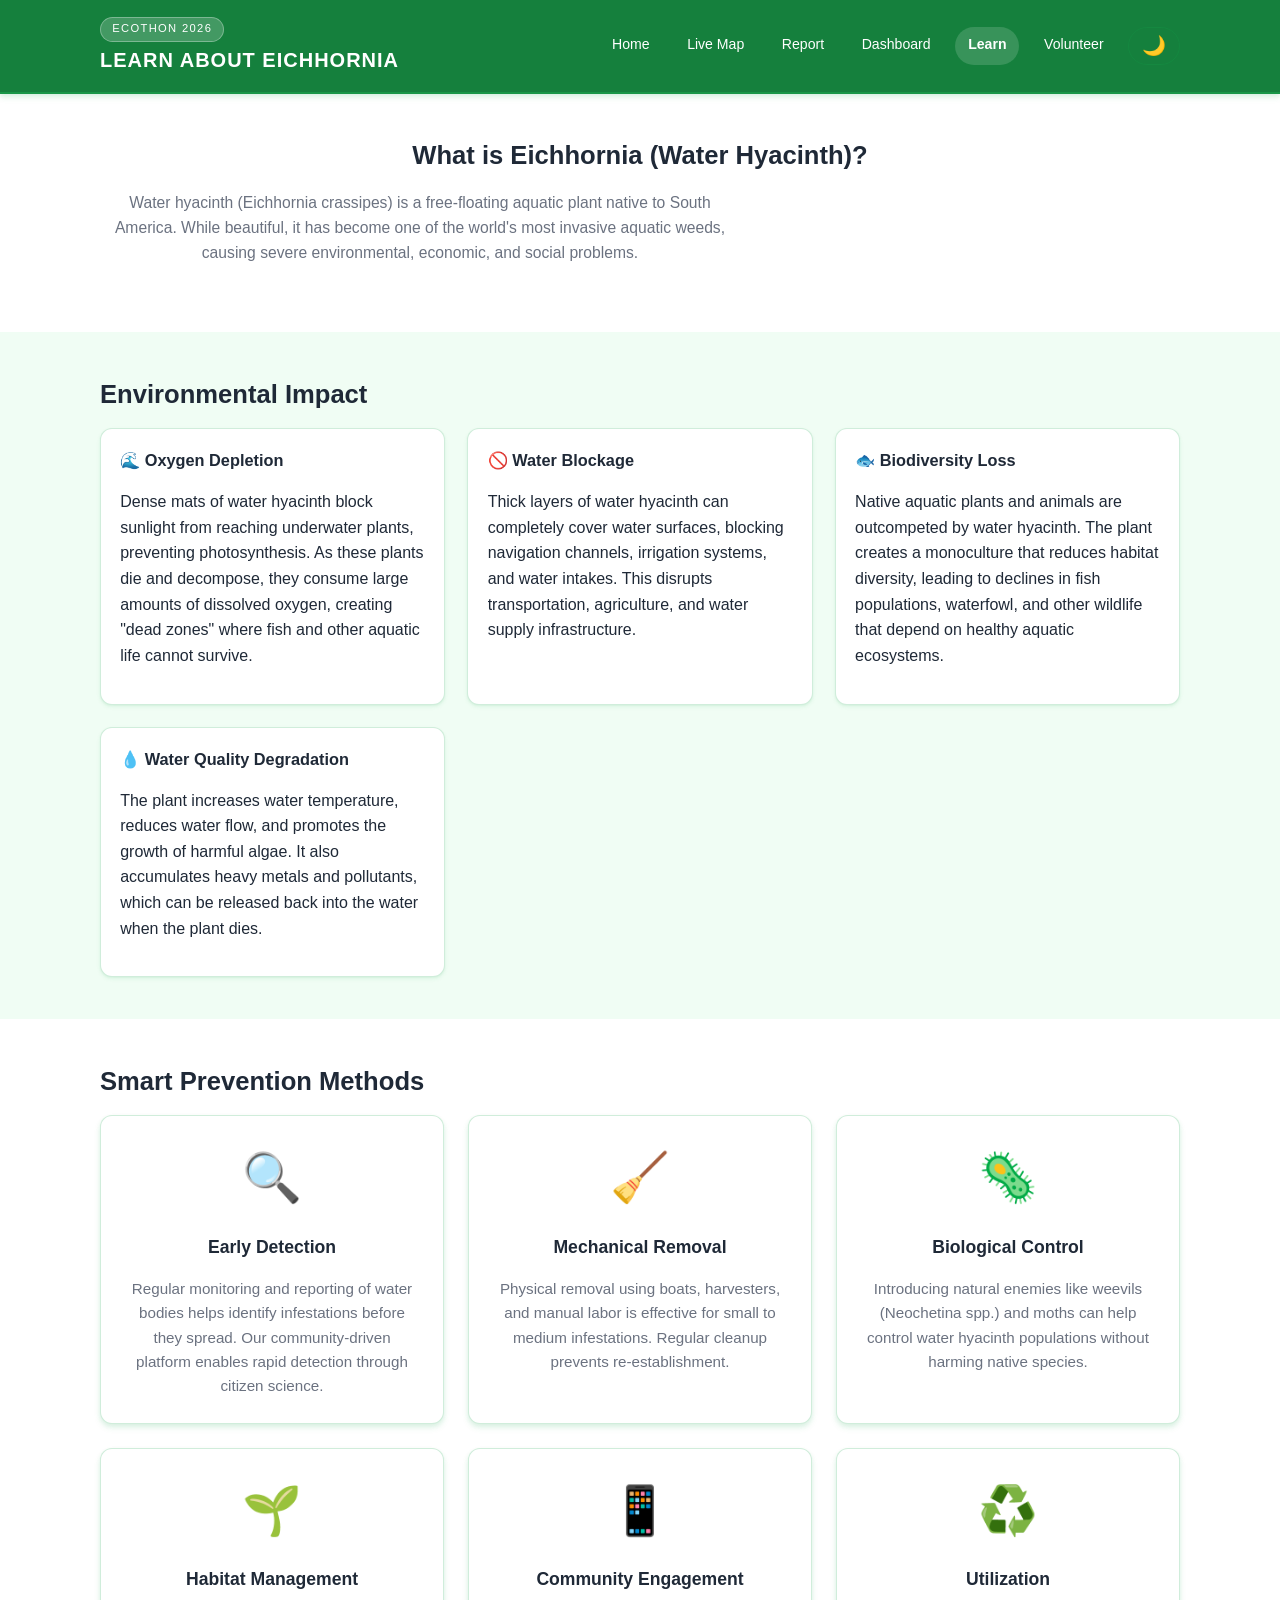
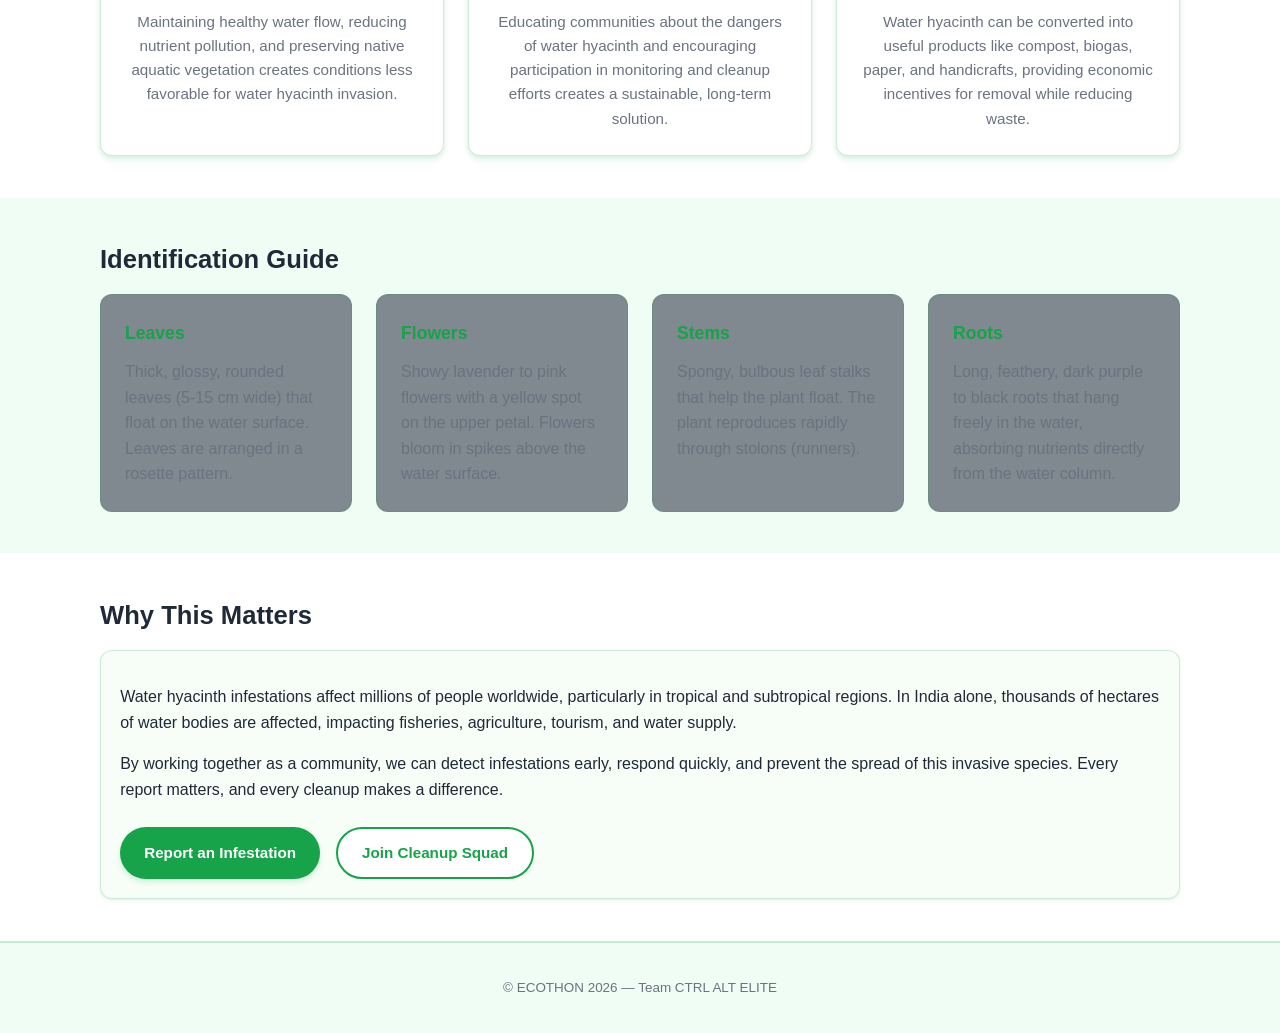
<file: education.html>
<!DOCTYPE html>
<html lang="en">
  <head>
    <meta charset="UTF-8" />
    <meta name="viewport" content="width=device-width, initial-scale=1.0" />
    <title>Learn About Eichhornia | ECOTHON 2026</title>
    <link rel="stylesheet" href="styles.css" />
    <link rel="stylesheet" href="education.css" />
  </head>
  <body>
    <header class="site-header">
      <div class="container header-inner">
        <div class="branding">
          <span class="badge">ECOTHON 2026</span>
          <h1>Learn About Eichhornia</h1>
        </div>
        <nav class="nav">
          <a href="index.html">Home</a>
          <a href="map.html">Live Map</a>
          <a href="report.html">Report</a>
          <a href="dashboard.html">Dashboard</a>
          <a href="education.html" class="active">Learn</a>
          <a href="volunteers.html">Volunteer</a>
          <button class="theme-toggle" aria-label="Toggle dark mode">🌙</button>
        </nav>
      </div>
    </header>

    <main>
      <section class="section hero-education">
        <div class="container">
          <h2>What is Eichhornia (Water Hyacinth)?</h2>
          <p class="section-intro">
            Water hyacinth (Eichhornia crassipes) is a free-floating aquatic
            plant native to South America. While beautiful, it has become one of
            the world's most invasive aquatic weeds, causing severe
            environmental, economic, and social problems.
          </p>
        </div>
      </section>

      <section class="section section-alt">
        <div class="container">
          <h2>Environmental Impact</h2>
          <div class="grid two-col">
            <article class="card impact-card">
              <h3>🌊 Oxygen Depletion</h3>
              <p>
                Dense mats of water hyacinth block sunlight from reaching
                underwater plants, preventing photosynthesis. As these plants die
                and decompose, they consume large amounts of dissolved oxygen,
                creating "dead zones" where fish and other aquatic life cannot
                survive.
              </p>
            </article>

            <article class="card impact-card">
              <h3>🚫 Water Blockage</h3>
              <p>
                Thick layers of water hyacinth can completely cover water
                surfaces, blocking navigation channels, irrigation systems, and
                water intakes. This disrupts transportation, agriculture, and
                water supply infrastructure.
              </p>
            </article>

            <article class="card impact-card">
              <h3>🐟 Biodiversity Loss</h3>
              <p>
                Native aquatic plants and animals are outcompeted by water
                hyacinth. The plant creates a monoculture that reduces habitat
                diversity, leading to declines in fish populations, waterfowl,
                and other wildlife that depend on healthy aquatic ecosystems.
              </p>
            </article>

            <article class="card impact-card">
              <h3>💧 Water Quality Degradation</h3>
              <p>
                The plant increases water temperature, reduces water flow, and
                promotes the growth of harmful algae. It also accumulates heavy
                metals and pollutants, which can be released back into the
                water when the plant dies.
              </p>
            </article>
          </div>
        </div>
      </section>

      <section class="section">
        <div class="container">
          <h2>Smart Prevention Methods</h2>
          <div class="prevention-grid">
            <div class="prevention-card">
              <div class="prevention-icon">🔍</div>
              <h3>Early Detection</h3>
              <p>
                Regular monitoring and reporting of water bodies helps identify
                infestations before they spread. Our community-driven platform
                enables rapid detection through citizen science.
              </p>
            </div>

            <div class="prevention-card">
              <div class="prevention-icon">🧹</div>
              <h3>Mechanical Removal</h3>
              <p>
                Physical removal using boats, harvesters, and manual labor is
                effective for small to medium infestations. Regular cleanup
                prevents re-establishment.
              </p>
            </div>

            <div class="prevention-card">
              <div class="prevention-icon">🦠</div>
              <h3>Biological Control</h3>
              <p>
                Introducing natural enemies like weevils (Neochetina spp.) and
                moths can help control water hyacinth populations without
                harming native species.
              </p>
            </div>

            <div class="prevention-card">
              <div class="prevention-icon">🌱</div>
              <h3>Habitat Management</h3>
              <p>
                Maintaining healthy water flow, reducing nutrient pollution, and
                preserving native aquatic vegetation creates conditions less
                favorable for water hyacinth invasion.
              </p>
            </div>

            <div class="prevention-card">
              <div class="prevention-icon">📱</div>
              <h3>Community Engagement</h3>
              <p>
                Educating communities about the dangers of water hyacinth and
                encouraging participation in monitoring and cleanup efforts
                creates a sustainable, long-term solution.
              </p>
            </div>

            <div class="prevention-card">
              <div class="prevention-icon">♻️</div>
              <h3>Utilization</h3>
              <p>
                Water hyacinth can be converted into useful products like
                compost, biogas, paper, and handicrafts, providing economic
                incentives for removal while reducing waste.
              </p>
            </div>
          </div>
        </div>
      </section>

      <section class="section section-alt">
        <div class="container">
          <h2>Identification Guide</h2>
          <div class="identification-guide">
            <div class="guide-item">
              <h3>Leaves</h3>
              <p>
                Thick, glossy, rounded leaves (5-15 cm wide) that float on the
                water surface. Leaves are arranged in a rosette pattern.
              </p>
            </div>
            <div class="guide-item">
              <h3>Flowers</h3>
              <p>
                Showy lavender to pink flowers with a yellow spot on the upper
                petal. Flowers bloom in spikes above the water surface.
              </p>
            </div>
            <div class="guide-item">
              <h3>Stems</h3>
              <p>
                Spongy, bulbous leaf stalks that help the plant float. The
                plant reproduces rapidly through stolons (runners).
              </p>
            </div>
            <div class="guide-item">
              <h3>Roots</h3>
              <p>
                Long, feathery, dark purple to black roots that hang freely in
                the water, absorbing nutrients directly from the water column.
              </p>
            </div>
          </div>
        </div>
      </section>

      <section class="section">
        <div class="container">
          <h2>Why This Matters</h2>
          <div class="card card-soft">
            <p>
              Water hyacinth infestations affect millions of people worldwide,
              particularly in tropical and subtropical regions. In India alone,
              thousands of hectares of water bodies are affected, impacting
              fisheries, agriculture, tourism, and water supply.
            </p>
            <p>
              By working together as a community, we can detect infestations
              early, respond quickly, and prevent the spread of this invasive
              species. Every report matters, and every cleanup makes a
              difference.
            </p>
            <div class="cta-buttons">
              <a href="report.html" class="btn btn-primary">Report an Infestation</a>
              <a href="volunteers.html" class="btn btn-secondary">Join Cleanup Squad</a>
            </div>
          </div>
        </div>
      </section>
    </main>

    <footer class="site-footer">
      <div class="container footer-inner">
        <p>&copy; ECOTHON 2026 &mdash; Team CTRL ALT ELITE</p>
      </div>
    </footer>

    <script src="app.js"></script>
  </body>
</html>
</file>
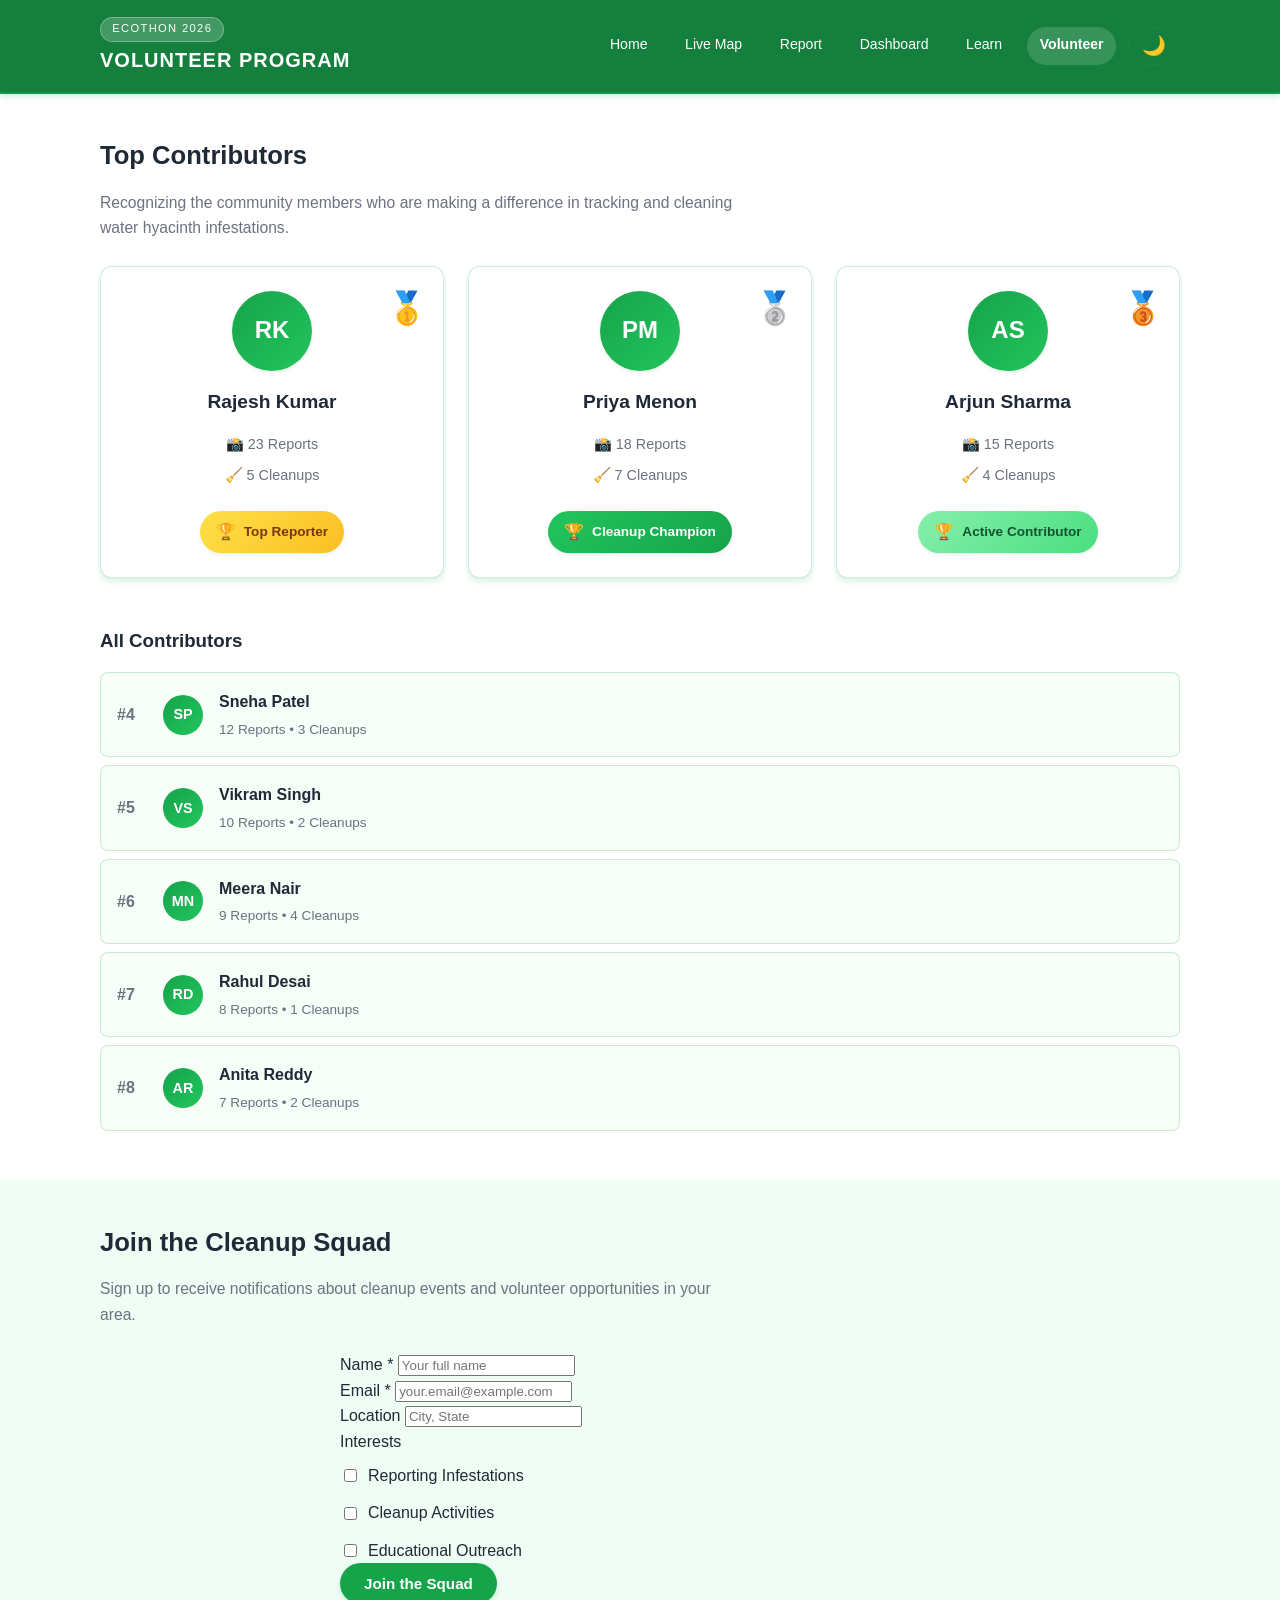
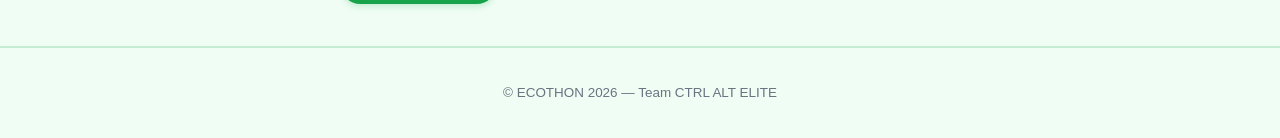
<file: volunteers.html>
<!DOCTYPE html>
<html lang="en">
  <head>
    <meta charset="UTF-8" />
    <meta name="viewport" content="width=device-width, initial-scale=1.0" />
    <title>Volunteers | ECOTHON 2026</title>
    <link rel="stylesheet" href="styles.css" />
    <link rel="stylesheet" href="volunteers.css" />
  </head>
  <body>
    <header class="site-header">
      <div class="container header-inner">
        <div class="branding">
          <span class="badge">ECOTHON 2026</span>
          <h1>Volunteer Program</h1>
        </div>
        <nav class="nav">
          <a href="index.html">Home</a>
          <a href="map.html">Live Map</a>
          <a href="report.html">Report</a>
          <a href="dashboard.html">Dashboard</a>
          <a href="education.html">Learn</a>
          <a href="volunteers.html" class="active">Volunteer</a>
          <button class="theme-toggle" aria-label="Toggle dark mode">🌙</button>
        </nav>
      </div>
    </header>

    <main>
      <section class="section">
        <div class="container">
          <h2>Top Contributors</h2>
          <p class="section-intro">
            Recognizing the community members who are making a difference in
            tracking and cleaning water hyacinth infestations.
          </p>

          <div class="contributors-grid">
            <div class="contributor-card">
              <div class="contributor-rank">🥇</div>
              <div class="contributor-avatar">RK</div>
              <h3>Rajesh Kumar</h3>
              <div class="contributor-stats">
                <span class="stat">📸 23 Reports</span>
                <span class="stat">🧹 5 Cleanups</span>
              </div>
              <div class="contributor-badge">Top Reporter</div>
            </div>

            <div class="contributor-card">
              <div class="contributor-rank">🥈</div>
              <div class="contributor-avatar">PM</div>
              <h3>Priya Menon</h3>
              <div class="contributor-stats">
                <span class="stat">📸 18 Reports</span>
                <span class="stat">🧹 7 Cleanups</span>
              </div>
              <div class="contributor-badge">Cleanup Champion</div>
            </div>

            <div class="contributor-card">
              <div class="contributor-rank">🥉</div>
              <div class="contributor-avatar">AS</div>
              <h3>Arjun Sharma</h3>
              <div class="contributor-stats">
                <span class="stat">📸 15 Reports</span>
                <span class="stat">🧹 4 Cleanups</span>
              </div>
              <div class="contributor-badge">Active Contributor</div>
            </div>
          </div>

          <div id="contributors-list" class="contributors-list">
            <!-- Will be populated by JavaScript -->
          </div>
        </div>
      </section>

      <section class="section section-alt">
        <div class="container">
          <h2>Join the Cleanup Squad</h2>
          <p class="section-intro">
            Sign up to receive notifications about cleanup events and volunteer
            opportunities in your area.
          </p>

          <div class="signup-container">
            <form id="volunteer-form" class="volunteer-form">
              <div class="form-group">
                <label for="volunteer-name">Name *</label>
                <input
                  type="text"
                  id="volunteer-name"
                  name="name"
                  required
                  placeholder="Your full name"
                />
              </div>

              <div class="form-group">
                <label for="volunteer-email">Email *</label>
                <input
                  type="email"
                  id="volunteer-email"
                  name="email"
                  required
                  placeholder="your.email@example.com"
                />
              </div>

              <div class="form-group">
                <label for="volunteer-location">Location</label>
                <input
                  type="text"
                  id="volunteer-location"
                  name="location"
                  placeholder="City, State"
                />
              </div>

              <div class="form-group">
                <label for="volunteer-interests">Interests</label>
                <div class="checkbox-group">
                  <label class="checkbox-label">
                    <input
                      type="checkbox"
                      name="interests"
                      value="reporting"
                    />
                    Reporting Infestations
                  </label>
                  <label class="checkbox-label">
                    <input
                      type="checkbox"
                      name="interests"
                      value="cleanup"
                    />
                    Cleanup Activities
                  </label>
                  <label class="checkbox-label">
                    <input
                      type="checkbox"
                      name="interests"
                      value="education"
                    />
                    Educational Outreach
                  </label>
                </div>
              </div>

              <div class="form-actions">
                <button type="submit" class="btn btn-primary">
                  Join the Squad
                </button>
              </div>

              <div id="signup-status" class="submit-status"></div>
            </form>
          </div>
        </div>
      </section>
    </main>

    <footer class="site-footer">
      <div class="container footer-inner">
        <p>&copy; ECOTHON 2026 &mdash; Team CTRL ALT ELITE</p>
      </div>
    </footer>

    <script src="app.js"></script>
    <script src="volunteers.js"></script>
  </body>
</html>
</file>
<file: styles.css>
:root {
  /* Reef Conservation - Green & White Theme */
  --bg: #ffffff; /* Pure white background */
  --bg-alt: #f0fdf4; /* Very light green for alternate backgrounds */
  --card: #ffffff; /* White cards */
  --card-soft: #f7fef7; /* Subtle light green for soft cards */
  --accent: #16a34a; /* Primary green - buttons, CTAs, links */
  --accent-hover: #15803d; /* Darker green for hover states */
  --accent-soft: rgba(22, 163, 74, 0.1); /* Light green tint */
  --accent-strong: rgba(22, 163, 74, 0.2); /* Medium green tint */
  --accent2: #22c55e; /* Lighter green for secondary accents */
  --text: #1f2937; /* Dark gray for text - high contrast */
  --muted: #6b7280; /* Medium gray for muted text */
  --border-subtle: rgba(22, 163, 74, 0.2); /* Green-tinted borders */
  --shadow-soft: 0 2px 4px rgba(22, 163, 74, 0.08), 0 1px 2px rgba(22, 163, 74, 0.06);
  --shadow-md: 0 4px 6px rgba(22, 163, 74, 0.1), 0 2px 4px rgba(22, 163, 74, 0.08);
  --radius-lg: 12px;
  --radius-pill: 999px;
  --transition-fast: 200ms cubic-bezier(0.4, 0, 0.2, 1);
  --transition-smooth: 300ms cubic-bezier(0.4, 0, 0.2, 1);
  
  /* Severity colors - Green-based theme with clear distinction */
  --severity-low: #86efac; /* Light green - healthy/minimal */
  --severity-low-bg: rgba(134, 239, 172, 0.2);
  --severity-low-text: #059669; /* Darker green for text */
  --severity-medium: #fde047; /* Yellow - caution (kept for visibility) */
  --severity-medium-bg: rgba(253, 224, 71, 0.2);
  --severity-medium-text: #d97706;
  --severity-high: #f59e0b; /* Amber - warning (warmer than orange) */
  --severity-high-bg: rgba(245, 158, 11, 0.2);
  --severity-high-text: #d97706;
  --severity-critical: #dc2626; /* Red - critical (kept for urgency) */
  --severity-critical-bg: rgba(220, 38, 38, 0.15);
  --severity-critical-text: #b91c1c;
  
  /* Header and Navigation - Darker green */
  --header-bg: #15803d; /* Dark green for headers */
  --header-text: #ffffff; /* White text on dark green */
  --nav-hover: rgba(255, 255, 255, 0.1); /* Light overlay on hover */
}

/* Dark mode - Green-tinted dark theme for reef conservation */
@media (prefers-color-scheme: dark) {
  :root {
    --bg: #0a1f0f; /* Very dark green-tinted background */
    --bg-alt: #0f2e15; /* Slightly lighter dark green */
    --card: #1a3d22; /* Dark green cards */
    --card-soft: #1f4a28; /* Softer dark green */
    --text: #f0fdf4; /* Very light green-white for text */
    --muted: #86efac; /* Light green for muted text */
    --border-subtle: rgba(34, 197, 94, 0.2);
    --shadow-soft: 0 4px 6px rgba(0, 0, 0, 0.4), 0 2px 4px rgba(0, 0, 0, 0.3);
    --shadow-md: 0 10px 15px rgba(0, 0, 0, 0.4), 0 4px 6px rgba(0, 0, 0, 0.3);
    --header-bg: #0d5d2a; /* Darker green for headers in dark mode */
  }
}

[data-theme="dark"] {
  --bg: #0a1f0f;
  --bg-alt: #0f2e15;
  --card: #1a3d22;
  --card-soft: #1f4a28;
  --text: #f0fdf4;
  --muted: #86efac;
  --border-subtle: rgba(34, 197, 94, 0.2);
  --shadow-soft: 0 4px 6px rgba(0, 0, 0, 0.4), 0 2px 4px rgba(0, 0, 0, 0.3);
  --shadow-md: 0 10px 15px rgba(0, 0, 0, 0.4), 0 4px 6px rgba(0, 0, 0, 0.3);
  --header-bg: #0d5d2a;
}

*,
*::before,
*::after {
  box-sizing: border-box;
}

html,
body {
  margin: 0;
  padding: 0;
  font-family: -apple-system, BlinkMacSystemFont, "Segoe UI", "Inter", "Roboto", sans-serif;
  background: var(--bg);
  color: var(--text);
  scroll-behavior: smooth;
  line-height: 1.6;
  min-height: 100vh;
}

/* Ensure high contrast for accessibility */
body {
  background-color: var(--bg);
  color: var(--text);
}

body {
  min-height: 100vh;
}

a {
  color: inherit;
  text-decoration: none;
}

.container {
  width: 100%;
  max-width: 1120px;
  margin: 0 auto;
  padding: 0 1.25rem;
}

.site-header {
  position: sticky;
  top: 0;
  z-index: 100;
  backdrop-filter: blur(12px);
  background: var(--header-bg);
  border-bottom: 2px solid rgba(34, 197, 94, 0.3);
  box-shadow: var(--shadow-md);
}

.site-header .branding h1,
.site-header .nav a {
  color: var(--header-text);
}

.site-header .badge {
  background: rgba(255, 255, 255, 0.2);
  border-color: rgba(255, 255, 255, 0.3);
  color: var(--header-text);
}

.site-header .subtitle {
  color: rgba(255, 255, 255, 0.9);
}

.header-inner {
  display: flex;
  align-items: center;
  justify-content: space-between;
  padding: 0.9rem 1.25rem;
  gap: 1.5rem;
}

.branding h1 {
  margin: 0.1rem 0 0.1rem;
  font-size: 1.25rem;
  letter-spacing: 0.05em;
  text-transform: uppercase;
}

.subtitle {
  margin: 0;
  font-size: 0.9rem;
  color: var(--muted);
}

.badge {
  display: inline-flex;
  align-items: center;
  gap: 0.4rem;
  padding: 0.18rem 0.7rem;
  border-radius: 999px;
  border: 1px solid rgba(148, 163, 184, 0.45);
  background: radial-gradient(circle at top left, #1e293b, #020617);
  font-size: 0.7rem;
  text-transform: uppercase;
  letter-spacing: 0.12em;
  color: var(--muted);
}

.nav {
  display: flex;
  gap: 0.75rem;
  font-size: 0.88rem;
}

.nav a {
  padding: 0.4rem 0.8rem;
  border-radius: 999px;
  color: var(--muted);
  transition: background var(--transition-fast), color var(--transition-fast),
    transform var(--transition-fast);
}

.nav a:hover {
  background: var(--nav-hover);
  color: var(--header-text);
  transform: translateY(-1px);
}

.nav a.active {
  background: rgba(255, 255, 255, 0.15);
  color: var(--header-text);
  font-weight: 600;
}

.hero {
  padding: 3.5rem 0 2.5rem;
}

.hero-grid {
  display: grid;
  grid-template-columns: minmax(0, 1.6fr) minmax(0, 1.2fr);
  gap: 2rem;
  align-items: stretch;
}

.hero-text h2 {
  margin: 0.6rem 0 1rem;
  font-size: clamp(2.1rem, 2.8vw, 2.6rem);
  line-height: 1.1;
}

.eyebrow {
  font-size: 0.78rem;
  text-transform: uppercase;
  letter-spacing: 0.16em;
  color: var(--accent);
  font-weight: 600;
}

.hero-lead {
  margin: 0 0 1.6rem;
  color: var(--muted);
  font-size: 0.98rem;
  max-width: 38rem;
}

.hero-actions {
  display: flex;
  gap: 1rem;
  margin-bottom: 1.6rem;
  flex-wrap: wrap;
}

.btn {
  display: inline-flex;
  align-items: center;
  justify-content: center;
  padding: 0.75rem 1.5rem;
  border-radius: var(--radius-pill);
  font-weight: 500;
  font-size: 0.95rem;
  transition: all var(--transition-fast);
  border: none;
  cursor: pointer;
  text-decoration: none;
}

.btn-primary {
  background: var(--accent);
  color: white;
  box-shadow: var(--shadow-md);
  font-weight: 600;
  border: none;
}

.btn-primary:hover {
  transform: translateY(-2px);
  box-shadow: 0 10px 20px rgba(22, 163, 74, 0.3);
  background: var(--accent-hover);
}

.btn-primary:active {
  transform: translateY(0);
  background: var(--accent-hover);
}

.btn-secondary {
  background: white;
  color: var(--accent);
  border: 2px solid var(--accent);
  font-weight: 600;
}

.btn-secondary:hover {
  background: var(--accent-soft);
  border-color: var(--accent-hover);
  color: var(--accent-hover);
  transform: translateY(-2px);
}

.btn-secondary:active {
  transform: translateY(0);
}

[data-theme="dark"] .btn-secondary {
  background: var(--card);
  color: var(--accent2);
  border-color: var(--accent2);
}

.hero-meta {
  display: grid;
  grid-template-columns: repeat(auto-fit, minmax(140px, 1fr));
  gap: 0.9rem;
}

.meta-item {
  padding: 0.7rem 0.9rem;
  border-radius: 0.9rem;
  border: 1px solid var(--border-subtle);
  background: var(--card-soft);
}

.meta-label {
  display: block;
  font-size: 0.7rem;
  text-transform: uppercase;
  letter-spacing: 0.15em;
  color: var(--muted);
  margin-bottom: 0.2rem;
}

.meta-value {
  font-weight: 500;
  font-size: 0.92rem;
}

.hero-card {
  border-radius: 1.25rem;
  border: 2px solid var(--accent);
  background: var(--card);
  box-shadow: var(--shadow-md);
  padding: 1.4rem 1.5rem 1.6rem;
}

.hero-card h3 {
  margin-top: 0;
  margin-bottom: 0.75rem;
  font-size: 1.05rem;
}

.hero-card ul {
  padding-left: 1.1rem;
  margin: 0.3rem 0 0;
  color: var(--muted);
  font-size: 0.95rem;
}

.hero-card li + li {
  margin-top: 0.35rem;
}

.section {
  padding: 2.6rem 0 2.6rem;
}

.section-alt {
  background: var(--bg-alt);
}

.section h2 {
  margin: 0 0 0.85rem;
  font-size: 1.6rem;
}

.section-intro {
  margin: 0 0 1.6rem;
  color: var(--muted);
  max-width: 40rem;
  font-size: 0.98rem;
}

.grid {
  display: grid;
  gap: 1.4rem;
}

.two-col {
  grid-template-columns: repeat(auto-fit, minmax(260px, 1fr));
}

.three-col {
  grid-template-columns: repeat(auto-fit, minmax(220px, 1fr));
}

.four-col {
  grid-template-columns: repeat(auto-fit, minmax(210px, 1fr));
}

.card {
  border-radius: var(--radius-lg);
  border: 1px solid var(--border-subtle);
  background: var(--card);
  padding: 1.1rem 1.2rem 1.2rem;
  box-shadow: var(--shadow-soft);
}

.card-soft {
  background: var(--card-soft);
}

.card h3 {
  margin: 0 0 0.6rem;
  font-size: 1.02rem;
}

.list {
  margin: 0;
  padding-left: 1.1rem;
  font-size: 0.95rem;
  color: var(--muted);
}

.list li + li {
  margin-top: 0.3rem;
}

.pill-row {
  display: flex;
  flex-wrap: wrap;
  gap: 0.5rem;
  margin-top: 1.6rem;
}

.pill {
  padding: 0.25rem 0.9rem;
  border-radius: var(--radius-pill);
  border: 1px solid var(--accent);
  background: var(--accent-soft);
  font-size: 0.8rem;
  color: var(--accent);
  font-weight: 500;
}

.impact-grid .impact-card {
  border: 2px solid var(--accent);
  background: var(--card-soft);
}

.impact-grid .impact-card:hover {
  border-color: var(--accent-hover);
  background: var(--accent-soft);
}

.small-note {
  margin-top: 1rem;
  font-size: 0.8rem;
  color: var(--muted);
}

.section strong {
  color: #e5e7eb;
}

.site-footer {
  border-top: 2px solid var(--border-subtle);
  background: var(--bg-alt);
  padding: 1.3rem 0;
}

.footer-inner {
  text-align: center;
  font-size: 0.84rem;
  color: var(--muted);
}

@media (max-width: 840px) {
  .header-inner {
    flex-direction: column;
    align-items: flex-start;
  }

  .nav {
    flex-wrap: wrap;
    justify-content: flex-start;
  }

  .hero-grid {
    grid-template-columns: minmax(0, 1fr);
  }

  .hero {
    padding-top: 2.6rem;
  }
}

/* Map-First Hero Section */
.map-hero {
  position: relative;
  height: 85vh;
  min-height: 600px;
  overflow: hidden;
}

.map-hero-container {
  position: relative;
  width: 100%;
  height: 100%;
}

.home-map {
  width: 100%;
  height: 100%;
  z-index: 1;
}

.map-overlay {
  position: absolute;
  top: 0;
  left: 0;
  right: 0;
  bottom: 0;
  z-index: 10;
  background: linear-gradient(to bottom, rgba(22, 163, 74, 0.3), rgba(22, 163, 74, 0.1));
  pointer-events: none;
}

.map-overlay-content {
  position: absolute;
  top: 50%;
  left: 50%;
  transform: translate(-50%, -50%);
  text-align: center;
  color: white;
  pointer-events: auto;
  max-width: 600px;
  padding: 2rem;
}

.map-overlay-content h1 {
  font-size: clamp(2rem, 5vw, 3.5rem);
  font-weight: 700;
  margin: 0 0 1rem;
  text-shadow: 0 2px 8px rgba(0, 0, 0, 0.3);
}

.map-overlay-content p {
  font-size: clamp(1rem, 2vw, 1.25rem);
  margin: 0 0 2rem;
  text-shadow: 0 1px 4px rgba(0, 0, 0, 0.3);
}

.map-stats-bar {
  position: absolute;
  bottom: 0;
  left: 0;
  right: 0;
  z-index: 20;
  background: rgba(255, 255, 255, 0.95);
  backdrop-filter: blur(12px);
  padding: 1rem 2rem;
  display: flex;
  justify-content: center;
  gap: 3rem;
  border-top: 1px solid var(--border-subtle);
}

[data-theme="dark"] .map-stats-bar {
  background: rgba(30, 41, 59, 0.95);
}

.stat-mini {
  display: flex;
  flex-direction: column;
  align-items: center;
  gap: 0.25rem;
}

.stat-mini .stat-value {
  font-size: 1.75rem;
  font-weight: 700;
  color: var(--accent);
  text-shadow: 0 1px 2px rgba(22, 163, 74, 0.2);
}

.stat-mini .stat-label {
  font-size: 0.875rem;
  color: var(--muted);
  text-transform: uppercase;
  letter-spacing: 0.05em;
}

.btn-large {
  padding: 1rem 2rem;
  font-size: 1.1rem;
  display: inline-flex;
  align-items: center;
  gap: 0.5rem;
}

.nav-cta {
  background: rgba(255, 255, 255, 0.2);
  color: white !important;
  padding: 0.5rem 1.25rem;
  border-radius: var(--radius-pill);
  font-weight: 600;
  border: 2px solid rgba(255, 255, 255, 0.3);
}

.nav-cta:hover {
  background: rgba(255, 255, 255, 0.3);
  border-color: rgba(255, 255, 255, 0.5);
  transform: translateY(-1px);
}

.theme-toggle {
  background: transparent;
  border: 1px solid var(--border-subtle);
  border-radius: var(--radius-pill);
  padding: 0.4rem 0.8rem;
  cursor: pointer;
  font-size: 1.2rem;
  transition: all var(--transition-fast);
}

.theme-toggle:hover {
  background: var(--bg-alt);
}

/* Loading Skeletons */
.skeleton {
  background: linear-gradient(90deg, var(--bg-alt) 25%, var(--card) 50%, var(--bg-alt) 75%);
  background-size: 200% 100%;
  animation: loading 1.5s ease-in-out infinite;
  border-radius: var(--radius-lg);
}

@keyframes loading {
  0% { background-position: 200% 0; }
  100% { background-position: -200% 0; }
}

/* Toast Notifications */
.toast {
  position: fixed;
  bottom: 2rem;
  right: 2rem;
  z-index: 1000;
  background: var(--card);
  border: 1px solid var(--border-subtle);
  border-radius: var(--radius-lg);
  padding: 1rem 1.5rem;
  box-shadow: var(--shadow-md);
  display: flex;
  align-items: center;
  gap: 1rem;
  animation: slideIn 0.3s ease-out;
  max-width: 400px;
}

@keyframes slideIn {
  from {
    transform: translateX(100%);
    opacity: 0;
  }
  to {
    transform: translateX(0);
    opacity: 1;
  }
}

.toast.success {
  border-left: 4px solid var(--accent);
}

.toast.error {
  border-left: 4px solid var(--severity-critical);
}

/* Mobile Bottom Navigation */
.mobile-nav {
  display: none;
  position: fixed;
  bottom: 0;
  left: 0;
  right: 0;
  z-index: 100;
  background: var(--card);
  border-top: 1px solid var(--border-subtle);
  padding: 0.75rem;
  box-shadow: 0 -4px 6px -1px rgba(0, 0, 0, 0.1);
}

.mobile-nav-item {
  display: flex;
  flex-direction: column;
  align-items: center;
  gap: 0.25rem;
  padding: 0.5rem;
  border-radius: var(--radius-lg);
  color: var(--muted);
  font-size: 0.75rem;
  text-decoration: none;
  transition: all var(--transition-fast);
}

.mobile-nav-item.active {
  color: var(--accent);
  background: var(--accent-soft);
}

.mobile-nav-item span {
  font-size: 1.25rem;
}

@media (max-width: 768px) {
  .site-header .nav {
    display: none;
  }
  
  .mobile-nav {
    display: flex;
    justify-content: space-around;
  }
  
  .map-overlay-content {
    padding: 1rem;
  }
  
  .hero-actions {
    flex-direction: column;
    width: 100%;
  }
  
  .btn-large {
    width: 100%;
    justify-content: center;
  }
  
  .map-stats-bar {
    flex-direction: column;
    gap: 1rem;
    padding: 1rem;
  }
}

@media (max-width: 600px) {
  .card {
    padding: 1rem 1rem 1.1rem;
  }

  .hero-card {
    padding: 1.1rem 1.1rem 1.2rem;
  }

  .section {
    padding: 2.2rem 0 2.2rem;
  }
  
  .map-hero {
    height: 70vh;
    min-height: 500px;
  }
}
</file>
<file: education.css>
.hero-education {
  text-align: center;
}

.prevention-grid {
  display: grid;
  grid-template-columns: repeat(auto-fit, minmax(280px, 1fr));
  gap: 1.5rem;
}

.prevention-card {
  border-radius: var(--radius-lg);
  border: 1px solid var(--border-subtle);
  background: var(--card);
  padding: 1.5rem;
  text-align: center;
  box-shadow: var(--shadow-md);
  transition: all var(--transition-smooth);
  animation: fadeInUp 0.6s ease-out backwards;
}

.prevention-card:nth-child(1) { animation-delay: 0.1s; }
.prevention-card:nth-child(2) { animation-delay: 0.2s; }
.prevention-card:nth-child(3) { animation-delay: 0.3s; }
.prevention-card:nth-child(4) { animation-delay: 0.4s; }
.prevention-card:nth-child(5) { animation-delay: 0.5s; }
.prevention-card:nth-child(6) { animation-delay: 0.6s; }

.prevention-card:hover {
  transform: translateY(-4px);
  box-shadow: var(--shadow-md);
  border-color: var(--accent);
}

.prevention-icon {
  font-size: 3rem;
  margin-bottom: 1rem;
}

.prevention-card h3 {
  margin: 0 0 1rem;
  font-size: 1.1rem;
}

.prevention-card p {
  margin: 0;
  color: var(--muted);
  font-size: 0.95rem;
  line-height: 1.6;
}

.identification-guide {
  display: grid;
  grid-template-columns: repeat(auto-fit, minmax(250px, 1fr));
  gap: 1.5rem;
}

.guide-item {
  border-radius: var(--radius-lg);
  border: 1px solid var(--border-subtle);
  background: rgba(15, 23, 42, 0.5);
  padding: 1.5rem;
}

.guide-item h3 {
  margin: 0 0 0.75rem;
  color: var(--accent);
  font-size: 1.1rem;
  font-weight: 600;
}

.guide-item p {
  margin: 0;
  color: var(--muted);
  line-height: 1.6;
}

.cta-buttons {
  display: flex;
  gap: 1rem;
  margin-top: 1.5rem;
  flex-wrap: wrap;
}

@media (max-width: 600px) {
  .prevention-grid,
  .identification-guide {
    grid-template-columns: 1fr;
  }

  .cta-buttons {
    flex-direction: column;
  }
}
</file>
<file: volunteers.css>
.contributors-grid {
  display: grid;
  grid-template-columns: repeat(auto-fit, minmax(250px, 1fr));
  gap: 1.5rem;
  margin-bottom: 3rem;
}

.contributor-card {
  border-radius: var(--radius-lg);
  border: 1px solid var(--border-subtle);
  background: var(--card);
  padding: 1.5rem;
  text-align: center;
  position: relative;
  box-shadow: var(--shadow-md);
  transition: all var(--transition-smooth);
  animation: fadeInUp 0.6s ease-out backwards;
}

.contributor-card:nth-child(1) { animation-delay: 0.1s; }
.contributor-card:nth-child(2) { animation-delay: 0.2s; }
.contributor-card:nth-child(3) { animation-delay: 0.3s; }

.contributor-card:hover {
  transform: translateY(-4px);
  box-shadow: var(--shadow-md);
}

.contributor-rank {
  font-size: 2rem;
  position: absolute;
  top: 1rem;
  right: 1rem;
}

.contributor-avatar {
  width: 80px;
  height: 80px;
  border-radius: 50%;
  background: linear-gradient(135deg, var(--accent), var(--accent2));
  display: flex;
  align-items: center;
  justify-content: center;
  font-size: 1.5rem;
  font-weight: 700;
  color: white;
  margin: 0 auto 1rem;
  box-shadow: var(--shadow-soft);
}

.contributor-card h3 {
  margin: 0 0 1rem;
  font-size: 1.2rem;
}

.contributor-stats {
  display: flex;
  flex-direction: column;
  gap: 0.5rem;
  margin-bottom: 1rem;
}

.contributor-stats .stat {
  font-size: 0.9rem;
  color: var(--muted);
}

.contributor-badge {
  display: inline-flex;
  align-items: center;
  gap: 0.5rem;
  padding: 0.5rem 1rem;
  border-radius: var(--radius-pill);
  background: linear-gradient(135deg, var(--accent), var(--accent2));
  color: white;
  font-size: 0.85rem;
  font-weight: 600;
  box-shadow: var(--shadow-soft);
  margin-top: 0.5rem;
}

.contributor-badge::before {
  content: "🏆";
  font-size: 1rem;
}

.contributor-card:nth-child(1) .contributor-badge {
  background: linear-gradient(135deg, #fde047, #fbbf24);
  color: #78350f;
}

.contributor-card:nth-child(2) .contributor-badge {
  background: linear-gradient(135deg, var(--accent2), var(--accent));
  color: white;
}

.contributor-card:nth-child(3) .contributor-badge {
  background: linear-gradient(135deg, #86efac, #4ade80);
  color: #14532d;
}

.contributors-list {
  margin-top: 2rem;
}

.contributor-item {
  display: flex;
  align-items: center;
  gap: 1rem;
  padding: 1rem;
  border-radius: 0.5rem;
  border: 1px solid var(--border-subtle);
  background: var(--card-soft);
  margin-bottom: 0.5rem;
}

.contributor-item-rank {
  font-weight: 700;
  color: var(--muted);
  min-width: 30px;
}

.contributor-item-avatar {
  width: 40px;
  height: 40px;
  border-radius: 50%;
  background: linear-gradient(135deg, var(--accent), var(--accent2));
  display: flex;
  align-items: center;
  justify-content: center;
  font-weight: 700;
  font-size: 0.9rem;
  color: white;
}

.contributor-item-info {
  flex: 1;
}

.contributor-item-info h4 {
  margin: 0 0 0.25rem;
  font-size: 1rem;
}

.contributor-item-info p {
  margin: 0;
  font-size: 0.85rem;
  color: var(--muted);
}

.signup-container {
  max-width: 600px;
  margin: 0 auto;
}

.volunteer-form {
  margin-top: 1.5rem;
}

.checkbox-group {
  display: flex;
  flex-direction: column;
  gap: 0.75rem;
  margin-top: 0.5rem;
}

.checkbox-label {
  display: flex;
  align-items: center;
  gap: 0.5rem;
  cursor: pointer;
  color: var(--text);
}

.checkbox-label input[type="checkbox"] {
  width: auto;
  cursor: pointer;
}

.submit-status {
  margin-top: 1rem;
  padding: 1rem;
  border-radius: 0.5rem;
  display: none;
}

.submit-status.success {
  display: block;
  background: rgba(34, 197, 94, 0.15);
  border: 1px solid var(--accent);
  color: var(--accent);
}

.submit-status.error {
  display: block;
  background: rgba(239, 68, 68, 0.15);
  border: 1px solid #ef4444;
  color: #fca5a5;
}

@media (max-width: 600px) {
  .contributors-grid {
    grid-template-columns: 1fr;
  }
}
</file>
